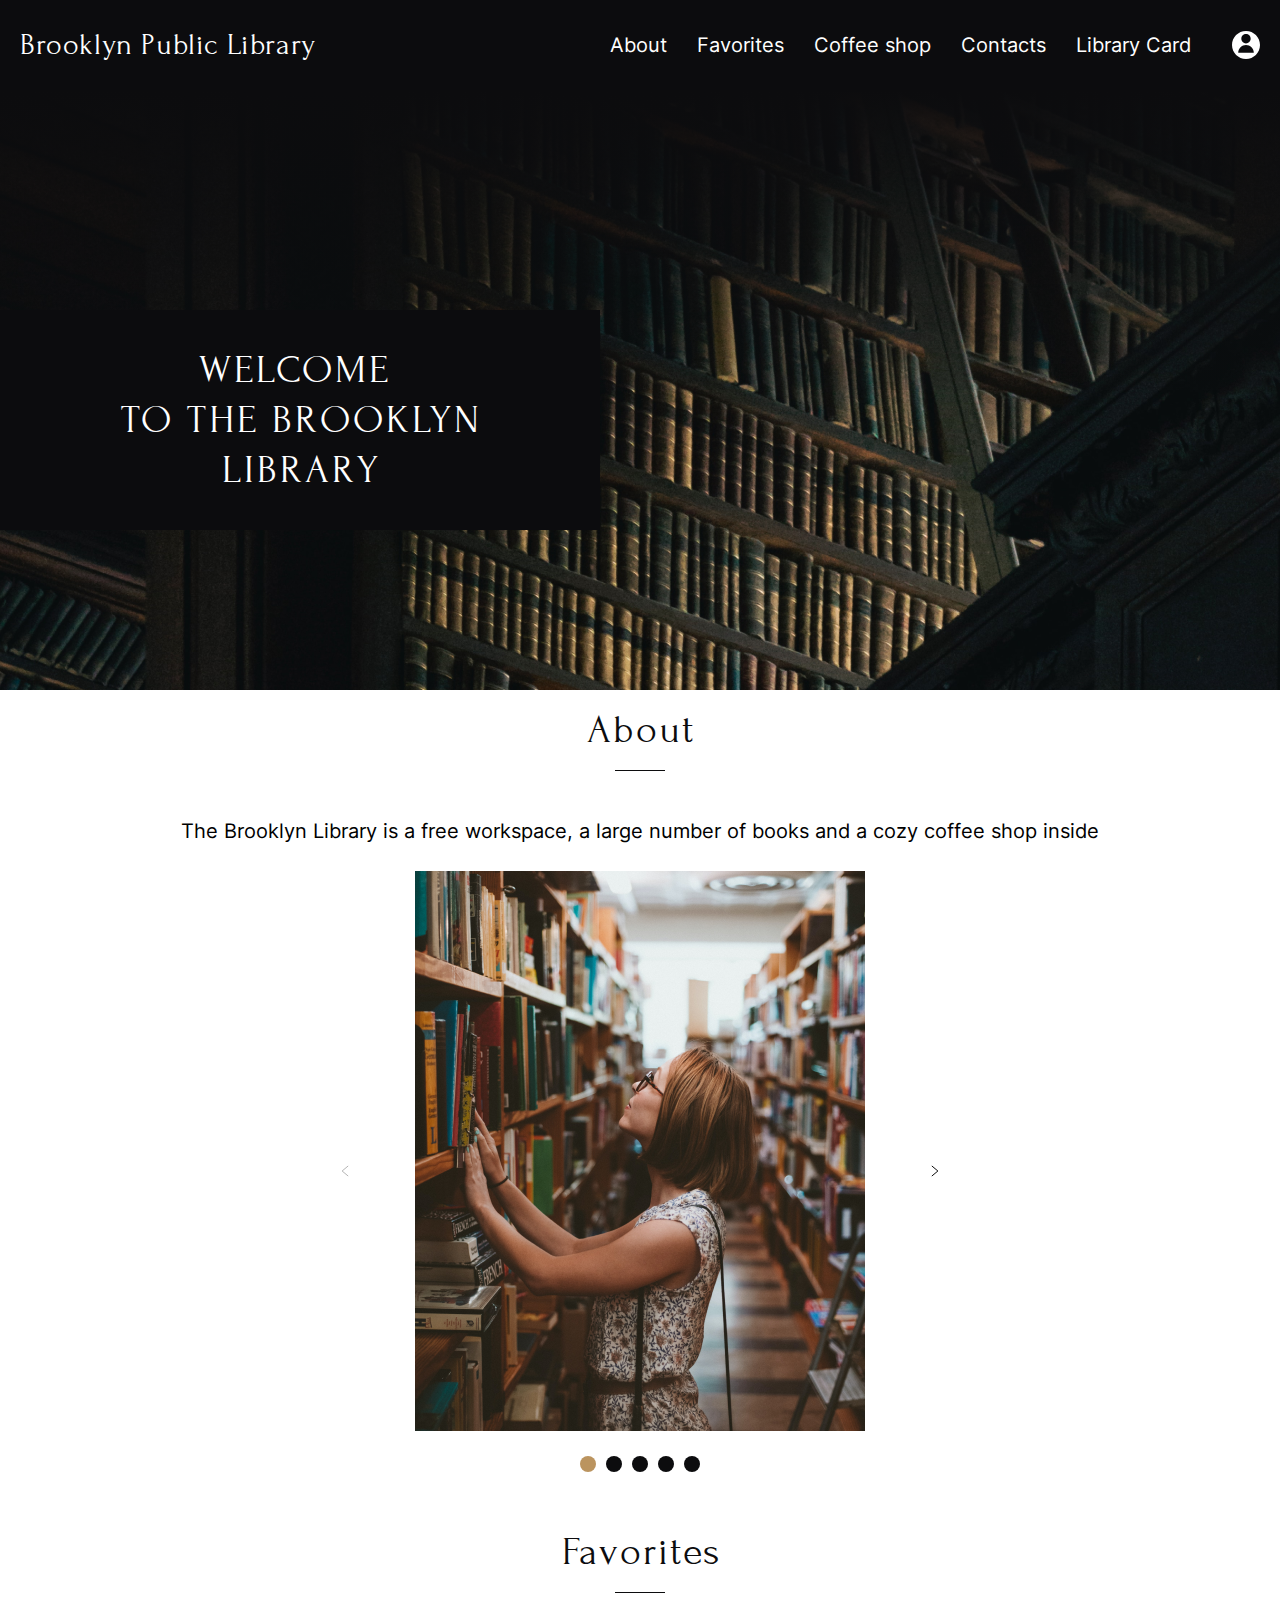
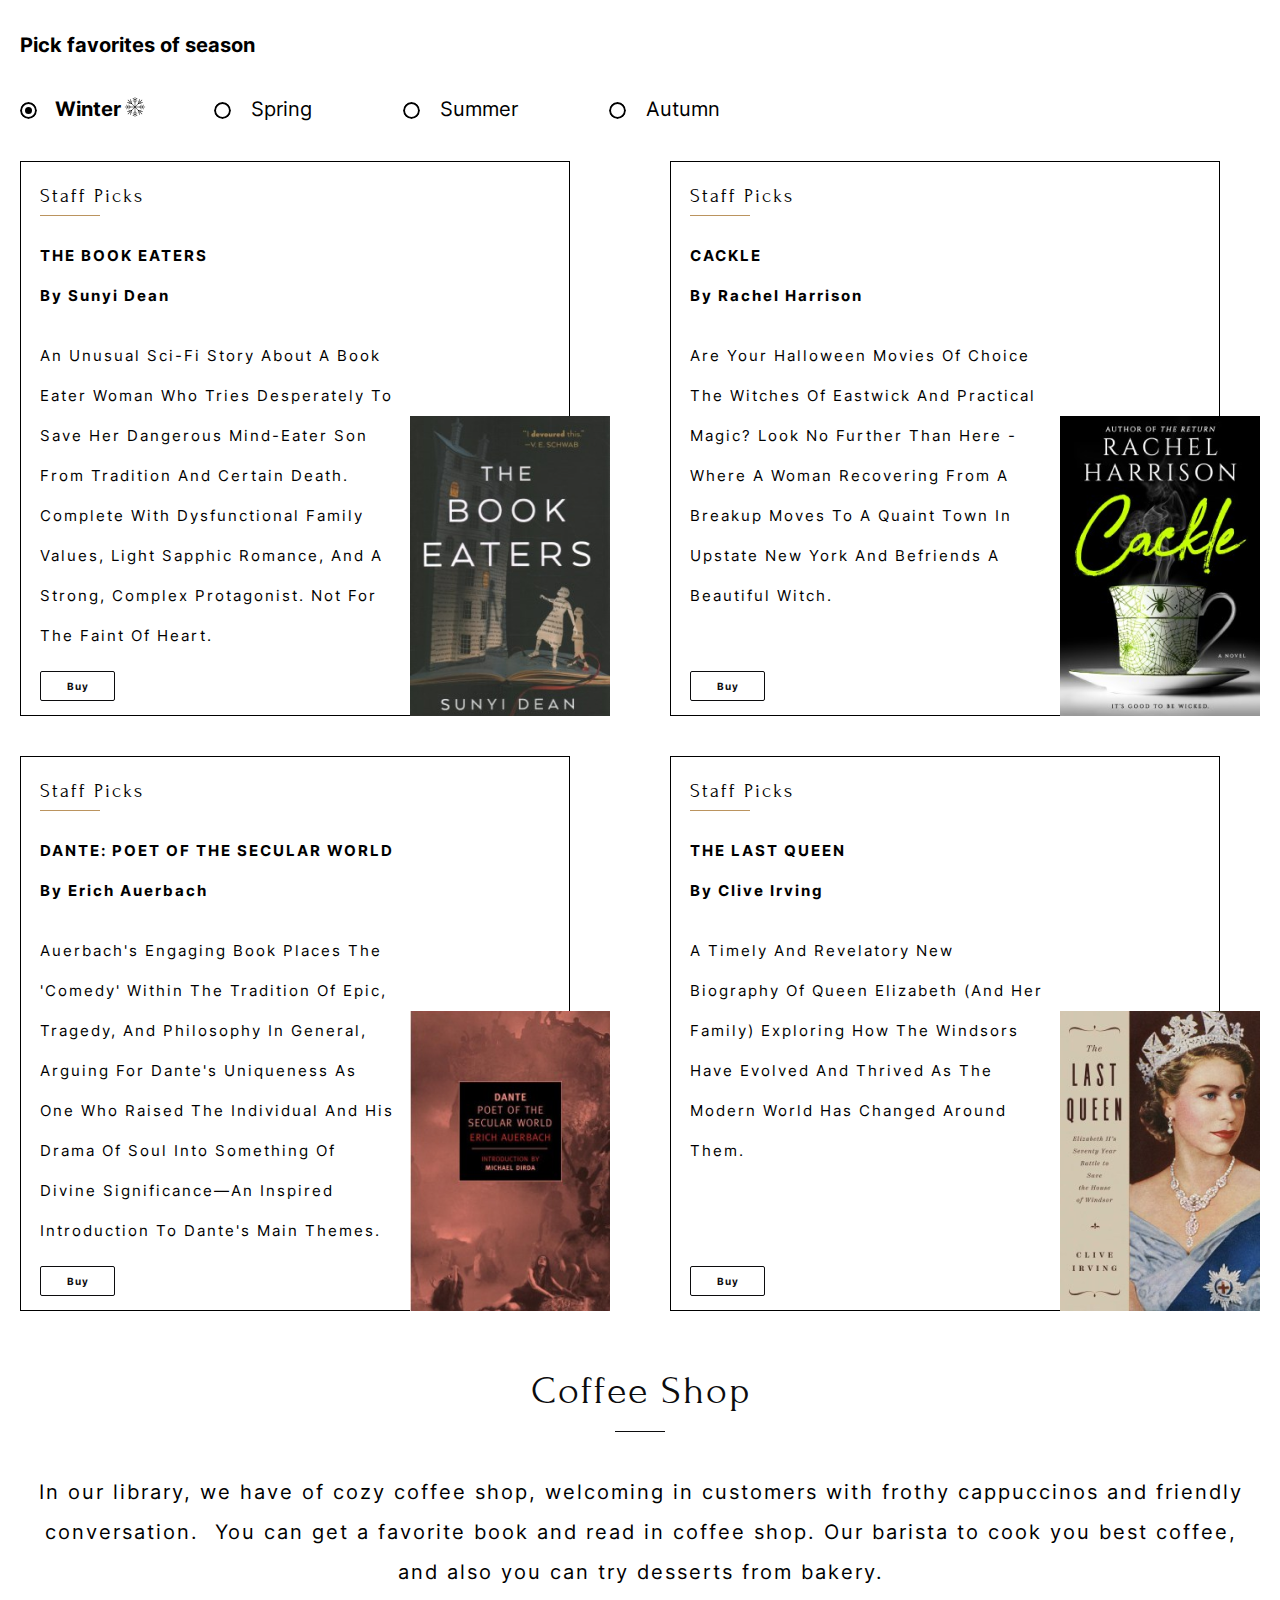
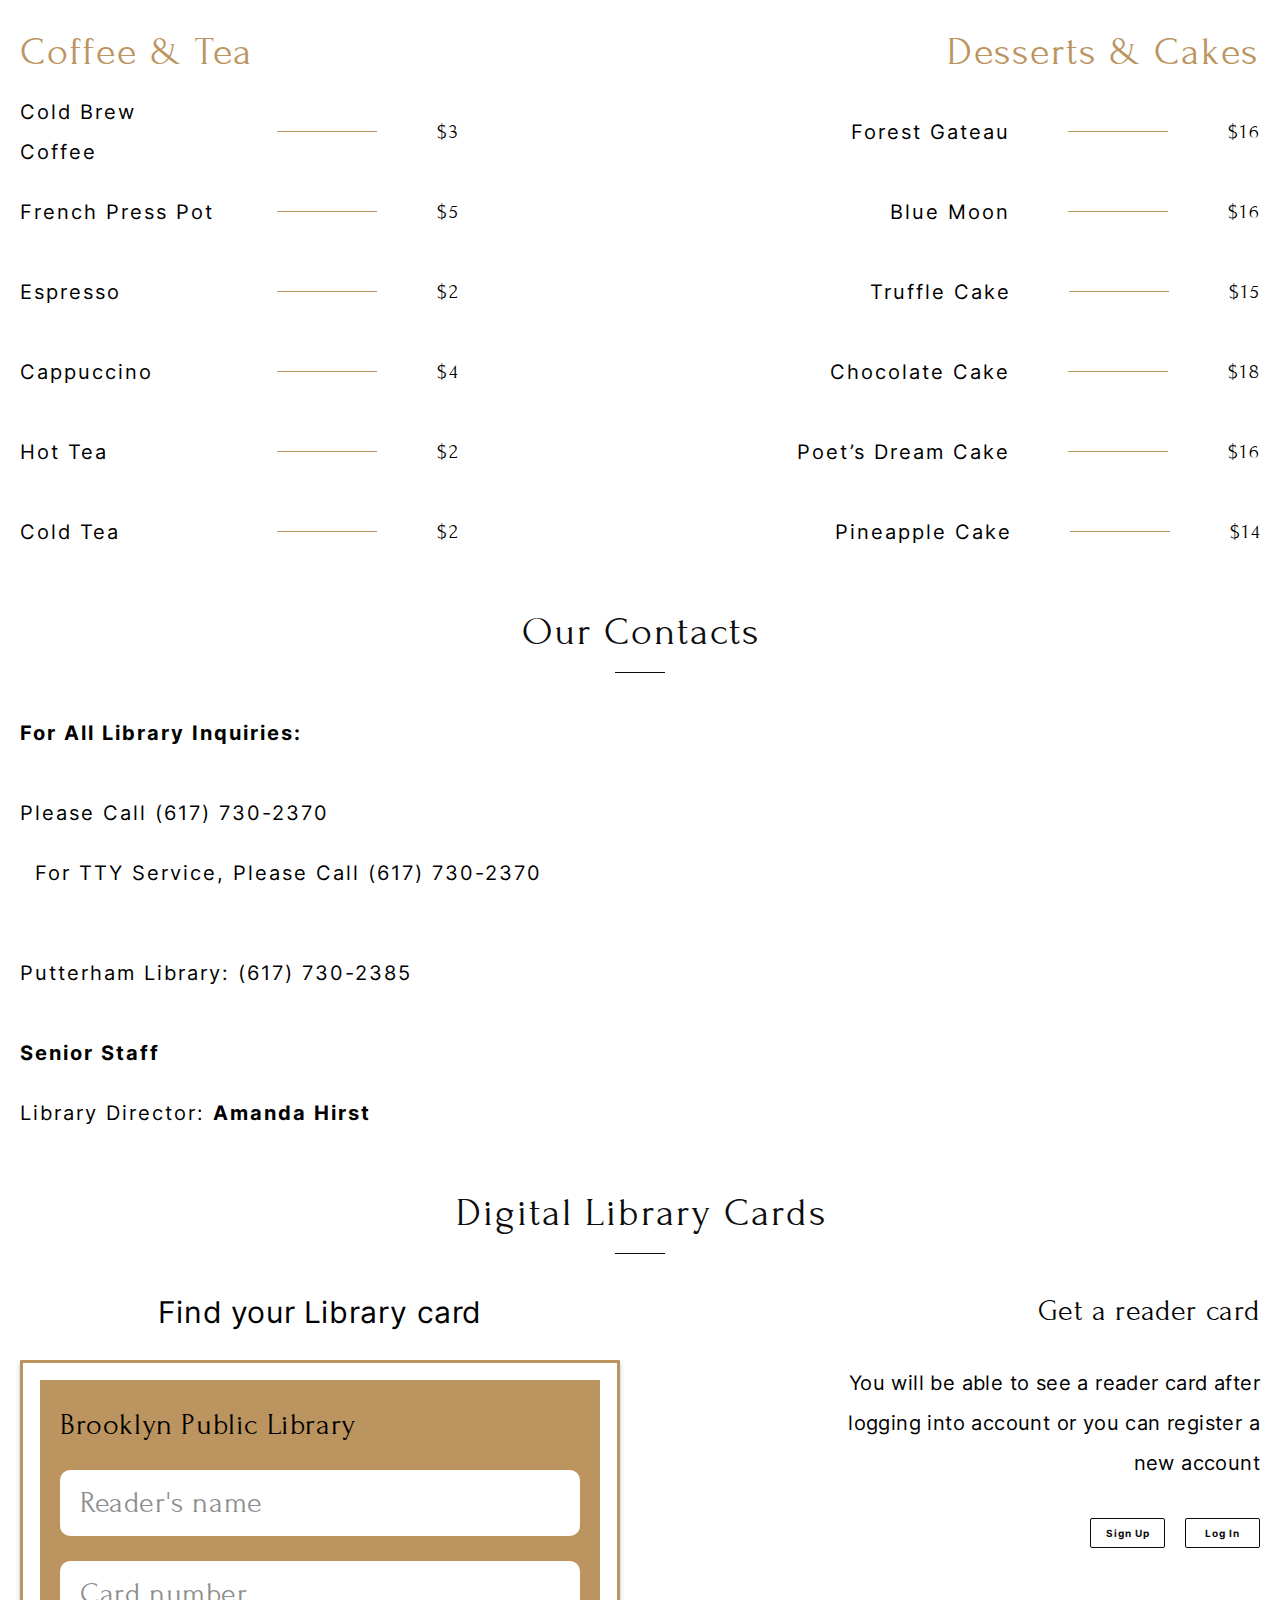
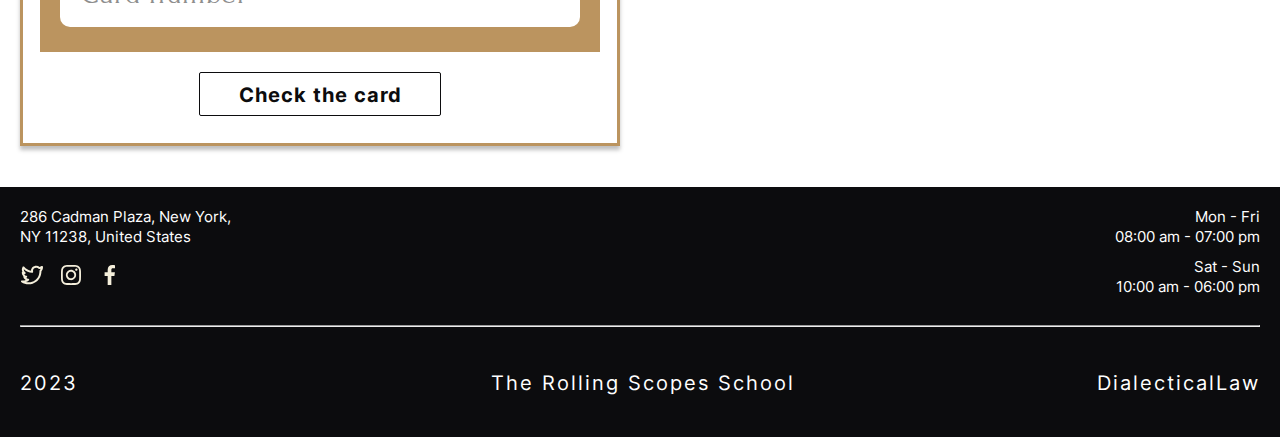
<file: library/index.html>
<!DOCTYPE html>
<html lang="en">
<head>
    <meta charset="UTF-8">
    <meta name="viewport" content="width=device-width, initial-scale=1.0">
    <title>Brooklyn Public Library</title>
    <link rel="stylesheet" href="style.css">
    <link rel="icon" href="assets/favicon.ico">

</head>
<body>
    <div class="container">
        <div class="drop-menu-wrapper">
            <div class="drop-menu-profile">
                <p class="drop-menu-title-text">Profile</p>
                <p class="drop-menu-text drop-menu-text1">Log In</p>
                <p class="drop-menu-text drop-menu-text2">Register</p>
            </div>
        </div>
        <div class="modal-my-profile-wrapper">
            <div class="modal-my-profile-menu">
                <div class="my-profile-name-block">
                    <div class="my-profile-initials"></div>
                    <p class="my-profile-name"></p>
                </div>
                <div class="my-profile-info-block">
                    <svg class="svg-close-profile-info" xmlns="http://www.w3.org/2000/svg" width="19" height="19" viewBox="0 0 19 19" fill="none">
                        <path d="M2 16.8507L17 2.00001" stroke="#0C0C0E" stroke-width="3"/>
                        <path d="M2 2.14928L17 17" stroke="#0C0C0E" stroke-width="3"/>
                      </svg>
                    <p class="my-profile-title">MY PROFILE</p>
                    <div class="my-profile-info">
                        <div class="visits-count-info-in-my-profile">
                            <p class="my-profile-info-text">Visits</p>
                            <img class="svg-profile-info" src="assets/img/Visits.svg" alt="visits">
                            <p class="card-info-text visits-count">0</p>
                        </div>
                        <div class="bonuses-count-info-in-my-profile">
                            <p class="my-profile-info-text">Bonuses</p>
                            <img class="svg-profile-info" src="assets/img/Star.svg" alt="bonus">
                            <p class="card-info-text">1240</p>
                        </div>
                        <div class="books-count-info-in-my-profile">
                            <p class="my-profile-info-text">Books</p>
                            <img class="svg-profile-info" src="assets/img/BookIcon.svg" alt="book">
                            <p class="card-info-text books-count">0</p>
                        </div>
                    </div>
                    <p class="rented-books-title">Rented books</p>
                    <ul class="rented-books">
                        
                    </ul>
                    <p class="card-number-text">Card number <span class="card-number-my-profile"></span><svg class="svg-copy-profile-info" xmlns="http://www.w3.org/2000/svg" width="14" height="12" viewBox="0 0 14 12" fill="none">
                        <rect x="2.46826" y="0.25" width="10.5917" height="9.5" rx="0.75" stroke="black" stroke-width="0.5"/>
                        <rect x="0.25" y="2.25" width="10.5917" height="9.5" rx="0.75" fill="white" stroke="black" stroke-width="0.5"/>
                    </svg></p> 
                    
                </div>
            </div>
        </div>
        <div class="modal-login-wrapper">
            <div class="modal-login-menu">
                <svg class="modal-login-svg" xmlns="http://www.w3.org/2000/svg" width="19" height="19" viewBox="0 0 19 19" fill="none">
                    <path d="M2 16.8507L17 2.00003" stroke="#0C0C0E" stroke-width="3"/>
                    <path d="M2 2.14926L17 17" stroke="#0C0C0E" stroke-width="3"/>
                  </svg>
                <p class="modal-title modal-title-login">LOGIN</p>
                <div class="wrapper-in-modal-login">
                    <p class="modal-text">E-mail or readers card</p>
                    <form>
                        <label>
                            <input type="text" class="modal-login-input email-or-card-login">
                        </label>
                    </form>
                    <p class="modal-text">Password</p>
                    <form>
                        <label>
                            <input type="password" class="modal-login-input password-login">
                        </label>
                    </form>
                </div>
                <form class="login-sign-up-form">
                    <button class="entrance-button log-in" type="button">Log In</button>
                </form>
                <p class="entrance-text">Don’t have an account?<span class="entrance-proposal register-proposal">Register</span></p>
            </div>
        </div>
        <div class="modal-register-wrapper">
            <div class="modal-register-menu">
                <svg class="modal-register-svg" xmlns="http://www.w3.org/2000/svg" width="19" height="19" viewBox="0 0 19 19" fill="none">
                    <path d="M2 16.8507L17 2.00003" stroke="#0C0C0E" stroke-width="3"/>
                    <path d="M2 2.14926L17 17" stroke="#0C0C0E" stroke-width="3"/>
                  </svg>
                <p class="modal-title">REGISTER</p>
                <div class="wrapper-in-modal-register">
                    <p class="modal-text">First name</p>
                    <form>
                        <label>
                            <input type="text" class="modal-register-input first-name-register">
                        </label>
                    </form>
                    <p class="modal-text">Last name</p>
                    <form>
                        <label>
                            <input type="text" class="modal-register-input last-name-register">
                        </label>
                    </form>
                    <p class="modal-text">E-mail</p>
                    <form>
                        <label>
                            <input type="email" class="modal-register-input email-register">
                        </label>
                    </form>
                    <p class="modal-text">Password</p>
                    <form>
                        <label>
                            <input type="password" class="modal-register-input password-register">
                        </label>
                    </form>
                </div>
                <form class="register-sign-up-form">
                    <button class="entrance-button sign-up" type="button">Sign Up</button>
                </form>
                <p class="entrance-text">Already have an account?<span class="entrance-proposal login-proposal">Login</span></p>
            </div>
        </div>
        <div class="modal-buy-card-wrapper">
            <div class="modal-buy-card-menu">
                <div class="buy-card-menu-title-block">
                    <p class="buy-card-menu-title">Buy a library card</p>
                    <svg class="svg-close-buy-card" xmlns="http://www.w3.org/2000/svg" width="19" height="19" viewBox="0 0 19 19" fill="none">
                        <path d="M2 16.8507L17 2" stroke="white" stroke-width="3"/>
                        <path d="M2 2.14929L17 17" stroke="white" stroke-width="3"/>
                    </svg>
                </div>
                <div class="wrapper-in-buy-card-menu">
                    <div class="buy-card-menu-inputs-block">
                        <p class="modal-text">Bank card number</p>
                        <form>
                            <label>
                                <input maxlength="19" type="text" class="buy-card-input buy-card-menu-input-number">
                            </label>
                        </form>
                        <p class="modal-text">Expiration code</p>
                        <form class="buy-card-menu-date">
                            <label>
                                <input type="text" maxlength="2" class="buy-card-input buy-card-menu-input-date-start">
                            </label>
                            <label>
                                <input type="text" maxlength="2" class="buy-card-input buy-card-menu-input-date-end">
                            </label>
                        </form>
                        <p class="modal-text">CVC</p>
                        <form>
                            <label>
                                <input type="password" maxlength="3" class="buy-card-input buy-card-menu-input-cvc">
                            </label>
                        </form>
                        <p class="modal-text buy-card-menu-name-text">Cardholder name</p>
                        <form>
                            <label>
                                <input type="text" class="buy-card-input buy-card-menu-input-name">
                            </label>
                        </form>
                        <p class="modal-text">Postal code</p>
                        <form>
                            <label>
                                <input type="text" class="buy-card-input buy-card-menu-input-postal">
                            </label>
                        </form>
                        <p class="modal-text">City / Town</p>
                        <form>
                            <label>
                                <input type="text" class="buy-card-input buy-card-menu-input-town">
                            </label>
                        </form>
                        <form class="buy-card-menu-form-button">
                            <button type="button" class="buy-card-menu-button" disabled>Buy</button>
                            <span class="buy-card-menu-price">$ 25.00</span>
                        </form>
                    </div>
                    <div class="buy-card-menu-note-block">
                        <p class="buy-card-menu-note">If you are live, work, attend school, or pay property taxes in New York State, you can get a $25 digital library card right now using this online form. Visitors to New York State can also use this form to apply for a temporary card.</p>
                    </div>
                </div>
            </div>
        </div>
        <header class="main-header">
            <h1>Brooklyn Public Library</h1>
            <nav class="nav">
                <ul class="nav-list">
                    <li class="nav-item"><a href="#About" class="nav-link">About</a></li>
                    <li class="nav-item"><a href="#Favorites" class="nav-link">Favorites</a></li>
                    <li class="nav-item"><a href="#CoffeeShop" class="nav-link">Coffee shop</a></li>
                    <li class="nav-item"><a href="#Contacts" class="nav-link">Contacts</a></li>
                    <li class="nav-item"><a href="#LibraryCard" class="nav-link">Library Card</a></li>
                </ul>
            </nav>
            <img class="icon-profile icon-profile-on" src="assets/img/icon_profile.svg" alt="icon_profile">
            <div class="icon-profile-authorize"></div>
            <div class="header_burger">
                <span></span>
                <span></span>
                <span></span>
            </div>
        </header>
        <main class="main-main">
            <section class="section-Welcome">
                <div class="overlay"></div>
                <div class="wrapper">
                <div class="Welcome">
                    <h2 class="WelcomeText">Welcome&nbsp;<br>to the Brooklyn<br>Library</h2>
                </div>
                </div>
            </section>
            <section class="section-About">
                <h2 id="About">About</h2>
                <p class="main-text aboutText">The Brooklyn Library is a free workspace, a large number of books and a cozy coffee shop inside </p>
                <div class="AboutCarousel">
                    <svg class="arrow1 DisabledArrow" width="24" height="25" viewBox="0 0 24 25" fill="none" xmlns="http://www.w3.org/2000/svg"><g id="Carret_Left"><path id="Vector" d="M15 7.5L9 12.5L15 17.5" stroke="black" stroke-linecap="round" stroke-linejoin="round"/></g></svg>
                    <div class="AboutImage">
                        <div class="Image1 AloneImage" style="right: 0;"></div>
                        <div class="Image2 AloneImage" style="right: 0;"></div>
                        <div class="Image3 AloneImage" style="right: 0;"></div>
                        <div class="Image4 AloneImage" style="right: 0;"></div>
                        <div class="Image5 AloneImage" style="right: 0;"></div>
                    </div>
                    <svg class="arrow2" width="24" height="25" viewBox="0 0 24 25" fill="none" xmlns="http://www.w3.org/2000/svg"><g id="Carret_Right"><path id="Vector" d="M9 17.5L15 12.5L9 7.5" stroke="black" stroke-linecap="round" stroke-linejoin="round"/></g></svg>
                </div>
                <form class="PaginationAbout">
                    <label class="lab1">
                        <input class="pagination pag1" checked type="radio" name="About">
                    </label>
                    <label class="lab2">
                        <input class="pagination pag2" type="radio" name="About">
                    </label>
                    <label class="lab3">
                        <input class="pagination pag3" type="radio" name="About">
                    </label>
                    <label class="lab4">
                        <input class="pagination pag4" type="radio" name="About">
                    </label>
                    <label class="lab5">
                        <input class="pagination pag5" type="radio" name="About">
                    </label>
                </form>
            </section>
            <section class="section-Favorites">
                <h2 id="Favorites">Favorites</h2>
                <p class="SpecificText">Pick favorites of season</p>
                <div class="WrapperForSeasons">
                <form class="FavoritesSeasons">
                    <div class="SeasonButton Win">
                    <input class="season" id="Winter" checked type="radio" name="Favorites">
                    <label for="Winter">Winter</label><img class="seasonIcon" src="assets/img/winterFav.svg" alt="winter">
                    </div>
                    <div class="SeasonButton Spr">
                    <input class="season" id="Spring" type="radio" name="Favorites">
                    <label for="Spring">Spring</label><img class="seasonIcon" src="assets/img/springFav.svg" alt="winter">
                    </div>
                    <div class="SeasonButton Sum">
                    <input class="season" id="Summer" type="radio" name="Favorites">
                    <label for="Summer">Summer</label><img class="seasonIcon" src="assets/img/summerFav.svg" alt="winter">
                    </div>
                    <div class="SeasonButton Aut">
                    <input class="season" id="Autumn" type="radio" name="Favorites">
                    <label for="Autumn">Autumn</label><img class="seasonIcon" src="assets/img/autumnFav.svg" alt="winter">
                    </div>
                </form>
                <div class="SeasonsBooks">
                    <div class="Books1"> <!--НАЧАЛО BOOKS1-->
                    <div class="BookGroup Winter" style="opacity: 1;">
                        <img class="BookImage" src="assets/img/Winter1.png" alt="Book">
                        <div class="BookDescription">
                            <p class="note">Staff Picks</p>
                            <p class="BookName">THE BOOK EATERS</p>
                            <p class="BookAuthor">By Sunyi Dean</p>
                            <p class="BookText H320">An unusual sci-fi story about a book eater woman who tries desperately to save her dangerous mind-eater son from tradition and certain death. Complete with dysfunctional family values, light Sapphic romance, and a strong, complex protagonist. Not for the faint of heart.</p>
                            <button class="book-1 BuyButton">Buy</button>
                        </div>
                    </div>
                    <div class="BookGroup Winter" style="opacity: 1;">
                        <img class="BookImage" src="assets/img/Winter2.png" alt="Book">
                        <div class="BookDescription">
                            <p class="note">Staff Picks</p>
                            <p class="BookName">CACKLE</p>
                            <p class="BookAuthor">By Rachel Harrison</p>
                            <p class="BookText H280">Are your Halloween movies of choice The Witches of Eastwick and Practical Magic? Look no further than here - where a woman recovering from a breakup moves to a quaint town in upstate New York and befriends a beautiful witch.</p>
                            <button class="book-2 BuyButton">Buy</button>
                        </div>
                    </div>
                    <div class="BookGroup Spring" style="display: none; opacity: 0;">
                        <img class="BookImage" src="assets/img/Spring1.png" alt="Book">
                        <div class="BookDescription">
                            <p class="note">Staff Picks</p>
                            <p class="BookName">THE BODY</p>
                            <p class="BookAuthor">By Stephen King</p>
                            <p class="BookText H160">Powerful novel that takes you back to a nostalgic time, exploring both the beauty and danger and loss of innocence that is youth.</p>
                            <button class="book-3 BuyButton">Buy</button>
                        </div>
                    </div>
                    <div class="BookGroup Spring" style="display: none; opacity: 0;">
                        <img class="BookImage" src="assets/img/Spring2.png" alt="Book">
                        <div class="BookDescription">
                            <p class="note">Staff Picks</p>
                            <p class="BookName">Carry: A MEMOIR OF SURVIVAL ON STOLEN LAND</p>
                            <p class="BookAuthor">By Toni Jenson</p>
                            <p class="BookText H200">This memoir about the author's relationship with gun violence feels both expansive and intimate, resulting in a lyrical indictment of the way things are.</p>
                            <button class="book-4 BuyButton">Buy</button>
                        </div>
                    </div>
                    <div class="BookGroup Summer" style="display: none; opacity: 0;">
                        <img class="BookImage" src="assets/img/Summer1.png" alt="Book">
                        <div class="BookDescription">
                            <p class="note">Staff Picks</p>
                            <p class="BookName">Crude: A Memoir</p>
                            <p class="BookAuthor">By Pablo Fajardo & ​​Sophie Tardy-Joubert</p>
                            <p class="BookText H240">Drawing and color by Damien Roudeau | This book illustrates the struggles of a group of indigenous Ecuadoreans as they try to sue the ChevronTexaco company for damage their oil fields did to the Amazon and her people</p>
                            <button class="book-5 BuyButton">Buy</button>
                        </div>
                    </div>
                    <div class="BookGroup Summer" style="display: none; opacity: 0;">
                        <img class="BookImage" src="assets/img/Summer2.png" alt="Book">
                        <div class="BookDescription">
                            <p class="note">Staff Picks</p>
                            <p class="BookName">Let My People Go Surfing</p>
                            <p class="BookAuthor">By Yvon Chouinard</p>
                            <p class="BookText H320">Chouinard—climber, businessman, environmentalist—shares tales of courage and persistence from his experience of founding and leading Patagonia, Inc. Full title: Let My People Go Surfing: The Education of a Reluctant Businessman, Including 10 More Years of Business Unusual.</p>
                            <button class="book-6 BuyButton">Buy</button>
                        </div>
                    </div>
                    <div class="BookGroup Autumn" style="display: none; opacity: 0;">
                        <img class="BookImage" src="assets/img/Autumn1.png" alt="Book">
                        <div class="BookDescription">
                            <p class="note">Staff Picks</p>
                            <p class="BookName">Casual Conversation</p>
                            <p class="BookAuthor">By Renia White</p>
                            <p class="BookText H280">White's impressive debut collection takes readers through and beyond the concepts of conversation and the casual - both what we say to each other and what we don't, examining the possibilities around how we construct and communicate identity.</p>
                            <button class="book-7 BuyButton">Buy</button>
                        </div>
                    </div>
                    <div class="BookGroup Autumn" style="display: none; opacity: 0;">
                        <img class="BookImage" src="assets/img/Autumn2.png" alt="Book">
                        <div class="BookDescription">
                            <p class="note">Staff Picks</p>
                            <p class="BookName">The Great Fire</p>
                            <p class="BookAuthor">By Lou Ureneck</p>
                            <p class="BookText H280">The harrowing story of an ordinary American and a principled Naval officer who, horrified by the burning of Smyrna, led an extraordinary rescue effort that saved a quarter of a million refugees from the Armenian Genocide</p>
                            <button class="book-8 BuyButton">Buy</button>
                        </div>
                    </div>
                    </div> <!--КОНЕЦ BOOKS1-->
                    <div class="Books2"> <!--НАЧАЛО BOOKS2-->
                        <div class="BookGroup Winter" style="opacity: 1;">
                            <img class="BookImage" src="assets/img/Winter3.png" alt="Book">
                            <div class="BookDescription">
                                <p class="note">Staff Picks</p>
                                <p class="BookName">Dante: Poet of the Secular World</p>
                                <p class="BookAuthor">By Erich Auerbach</p>
                                <p class="BookText H320">Auerbach's engaging book places the 'Comedy' within the tradition of epic, tragedy, and philosophy in general, arguing for Dante's uniqueness as one who raised the individual and his drama of soul into something of divine significance—an inspired introduction to Dante's main themes.</p>
                                <button class="book-9 BuyButton">Buy</button>
                            </div>
                        </div>
                        <div class="BookGroup Winter" style="opacity: 1;">
                            <img class="BookImage" src="assets/img/Winter4.png" alt="Book">
                            <div class="BookDescription">
                                <p class="note">Staff Picks</p>
                                <p class="BookName">The Last Queen</p>
                                <p class="BookAuthor">By Clive Irving</p>
                                <p class="BookText H240">A timely and revelatory new biography of Queen Elizabeth (and her family) exploring how the Windsors have evolved and thrived as the modern world has changed around them.</p>
                                <button class="book-10 BuyButton">Buy</button>
                            </div>
                        </div>
                        <div class="BookGroup Spring" style="display: none; opacity: 0;">
                            <img class="BookImage" src="assets/img/Spring3.png" alt="Book">
                            <div class="BookDescription">
                                <p class="note">Staff Picks</p>
                                <p class="BookName">Days of Distraction</p>
                                <p class="BookAuthor">By Alexandra Chang</p>
                                <p class="BookText H200">A sardonic view of Silicon Valley culture, a meditation on race, and a journal of displacement and belonging, all in one form-defying package of spare prose.</p>
                                <button class="book-11 BuyButton">Buy</button>
                            </div>
                        </div>
                        <div class="BookGroup Spring" style="display: none; opacity: 0;">
                            <img class="BookImage" src="assets/img/Spring4.png" alt="Book">
                            <div class="BookDescription">
                                <p class="note">Staff Picks</p>
                                <p class="BookName">Dominicana</p>
                                <p class="BookAuthor">By Angie Cruz</p>
                                <p class="BookText H280">A fascinating story of a teenage girl who marries a man twice her age with the promise to bring her to America. Her marriage is an opportunity for her family to eventually immigrate. For fans of Isabel Allende and Julia Alvarez.</p>
                                <button class="book-12 BuyButton">Buy</button>
                            </div>
                        </div>
                        <div class="BookGroup Summer" style="display: none; opacity: 0;">
                            <img class="BookImage" src="assets/img/Summer3.png" alt="Book">
                            <div class="BookDescription">
                                <p class="note">Staff Picks</p>
                                <p class="BookName">The Octopus Museum: Poems</p>
                                <p class="BookAuthor">By Brenda Shaughnessy</p>
                                <p class="BookText H200">This collection of bold and scathingly beautiful feminist poems imagines what comes after our current age of environmental destruction, racism, sexism, and divisive politics.</p>
                                <button class="book-13 BuyButton">Buy</button>
                            </div>
                        </div>
                        <div class="BookGroup Summer" style="display: none; opacity: 0;">
                            <img class="BookImage" src="assets/img/Summer4.png" alt="Book">
                            <div class="BookDescription">
                                <p class="note">Staff Picks</p>
                                <p class="BookName">Shark Dialogues: A Novel</p>
                                <p class="BookAuthor">By Kiana Davenport</p>
                                <p class="BookText H320">An epic saga of seven generations of one family encompasses the tumultuous history of Hawaii as a Hawaiian woman gathers her four granddaughters together in an erotic tale of villains and dreamers, queens and revolutionaries, lepers and healers.</p>
                                <button class="book-14 BuyButton">Buy</button>
                            </div>
                        </div>
                        <div class="BookGroup Autumn" style="display: none; opacity: 0;">
                            <img class="BookImage" src="assets/img/Autumn3.png" alt="Book">
                            <div class="BookDescription">
                                <p class="note">Staff Picks</p>
                                <p class="BookName">Rickey: The Life and Legend</p>
                                <p class="BookAuthor">By Howard Bryant</p>
                                <p class="BookText H280">With the fall rolling around, one can't help but think of baseball's postseason coming up! And what better way to prepare for it than reading the biography of one of the game's all-time greatest performers, the Man of Steal, Rickey Henderson?</p>
                                <button class="book-15 BuyButton">Buy</button>
                            </div>
                        </div>
                        <div class="BookGroup Autumn" style="display: none; opacity: 0;">
                            <img class="BookImage" src="assets/img/Autumn4.png" alt="Book">
                            <div class="BookDescription">
                                <p class="note">Staff Picks</p>
                                <p class="BookName">Slug: And Other Stories</p>
                                <p class="BookAuthor">By Megan Milks</p>
                                <p class="BookText H240">Exes Tegan and Sara find themselves chained together by hairballs of codependency. A father and child experience the shared trauma of giving birth to gods from their wounds.</p>
                                <button class="book-16 BuyButton">Buy</button>
                            </div>
                        </div>
                    </div> <!--КОНЕЦ BOOKS2-->
                </div>
            </div>
            </section>
            <section class="section-CoffeeShop">
                <h2 id="CoffeeShop">Coffee Shop</h2>
                <p class="main-text2 coffeeShopMainText2">In our library, we have of cozy coffee shop, welcoming in customers with frothy cappuccinos and friendly conversation.&nbsp; You can get a favorite book and read in coffee shop. Our barista to cook you best coffee, and also you can try desserts from bakery.</p>
                <div class="menu">
                    <div class="drinks">
                        <p class="MenuTitle">Coffee & Tea</p>
                        <div class="MenuItem">
                            <p class="MenuText">Cold Brew Coffee</p>
                            <div class="MenuLine"></div>
                            <p class="MenuPrice">$3</p>
                        </div>
                        <div class="MenuItem">
                            <p class="MenuText">French Press Pot</p>
                            <div class="MenuLine"></div>
                            <p class="MenuPrice">$5</p>
                        </div>
                        <div class="MenuItem">
                            <p class="MenuText">Espresso</p>
                            <div class="MenuLine"></div>
                            <p class="MenuPrice">$2</p>
                        </div>
                        <div class="MenuItem">
                            <p class="MenuText">Cappuccino</p>
                            <div class="MenuLine"></div>
                            <p class="MenuPrice">$4</p>
                        </div>
                        <div class="MenuItem">
                            <p class="MenuText">Hot Tea</p>
                            <div class="MenuLine"></div>
                            <p class="MenuPrice">$2</p>
                        </div>
                        <div class="MenuItem">
                            <p class="MenuText">Cold Tea</p>
                            <div class="MenuLine"></div>
                            <p class="MenuPrice">$2</p>
                        </div>
                    </div>
                    <div class="desserts">
                        <p class="MenuTitle MenuTitleRight">Desserts & Cakes</p>
                        <div class="MenuItem">
                            <p class="MenuText MenuTextRight">Forest Gateau</p>
                            <div class="MenuLine"></div>
                            <p class="MenuPrice">$16</p>
                        </div>
                        <div class="MenuItem">
                            <p class="MenuText MenuTextRight">Blue Moon</p>
                            <div class="MenuLine"></div>
                            <p class="MenuPrice">$16</p>
                        </div>
                        <div class="MenuItem">
                            <p class="MenuText MenuTextRight">Truffle Cake</p>
                            <div class="MenuLine"></div>
                            <p class="MenuPrice">$15</p>
                        </div>
                        <div class="MenuItem">
                            <p class="MenuText MenuTextRight">Chocolate Cake</p>
                            <div class="MenuLine"></div>
                            <p class="MenuPrice">$18</p>
                        </div>
                        <div class="MenuItem">
                            <p class="MenuText MenuTextRight">Poet’s Dream Cake</p>
                            <div class="MenuLine"></div>
                            <p class="MenuPrice">$16</p>
                        </div>
                        <div class="MenuItem">
                            <p class="MenuText MenuTextRight">Pineapple Cake</p>
                            <div class="MenuLine"></div>
                            <p class="MenuPrice">$14</p>
                        </div>
                    </div>
                </div>
            </section>
            <section class="section-Contacts">
                <h2 id="Contacts">Our Contacts</h2>
                <div class="ContactsInfo">
                    <div class="ContactsText">
                        <p class="main-textBold BoldCon">For all Library inquiries:</p>
                        <div class="PhoneInfo">
                            <p class="main-textCon">Please call <a class="ContactsLink" href="tel:+6177302370">(617) 730-2370 <img class="ConImg" src="assets/img/phone.svg" alt="phone"></a></p>
                            <p class="main-textCon">For TTY service, please call <a class="ContactsLink" href="tel:+6177302370">(617) 730-2370 <img class="ConImg" src="assets/img/phone.svg" alt="phone"></a></p>
                            <p class="main-textCon">Putterham Library: <a class="ContactsLink" href="tel:+6177302385">(617) 730-2385 <img class="ConImg" src="assets/img/phone.svg" alt="phone"></a></p>
                        </div>
                        <div class="senior-staff">
                            <p class="main-textBold BoldCon">Senior Staff</p>
                            <p class="main-textCon">Library Director: <a class="ContactsLink main-textBold" href="mailto:AmandaHirst@gmail.com">Amanda Hirst <img class="ConImg" src="assets/img/email.svg" alt="mail"></a></p>
                        </div>
                    </div>
                    <div class="ContactsMap"><iframe src="https://www.google.com/maps/embed?pb=!1m14!1m8!1m3!1d378.1263553446122!2d-73.99134159243354!3d40.69575884839381!3m2!1i1024!2i768!4f13.1!3m3!1m2!1s0x89c25a49b6395abd%3A0x5b6c5e44eb578313!2sBrooklyn%20Public%20Library%20-%20Brooklyn%20Heights%20Branch!5e0!3m2!1sru!2sru!4v1690447780161!5m2!1sru!2sru" width="696" height="414" style="border:0;" allowfullscreen="" loading="lazy" referrerpolicy="no-referrer-when-downgrade"></iframe></div>
                </div>
            </section>
            <section class="section-LibraryCard">
                <h2 id="LibraryCard">Digital Library Cards</h2>
                <div class="CardBlocks">
                <div class="FindCard">
                    <p class="FindCardTitle">Find your Library card</p>
                    <div class="FindBorder">
                        <div class="gold-area">
                            <p class="gold-areaTitle">Brooklyn Public Library</p>
                            <form class="CardFindForms">
                                <label>
                                    <input class="FindForm card-name-input" type="text" placeholder="Reader's name">
                                </label>
                                <label>
                                    <input class="FindForm card-number-input" type="text" placeholder="Card number">
                                </label>
                            </form>
                        </div>
                        <form class="FindCardButton-form FindCardButton-form-on FindCardButton-form-visible">
                            <button class="FindCardButton" type="button">Check the card</button>
                        </form>
                        <div class="card-profile-info">
                            <div class="visits-count-info">
                                <p class="card-info-text">Visits</p>
                                <img class="svg-profile-info" src="assets/img/Visits.svg" alt="visits">
                                <p class="card-info-text visits-count-card">0</p>
                            </div>
                            <div class="bonuses-count-info">
                                <p class="card-info-text">Bonuses</p>
                                <img class="svg-profile-info" src="assets/img/Star.svg" alt="bonus">
                                <p class="card-info-text">1240</p>
                            </div>
                            <div class="books-count-info">
                                <p class="card-info-text">Books</p>
                                <img class="svg-profile-info" src="assets/img/BookIcon.svg" alt="book">
                                <p class="card-info-text books-count-card">0</p>
                            </div>
                        </div>
                    </div>
                </div>
                <div class="GetCard">
                    <p class="GetTitle">Get a reader card</p>
                    <p class="main-text2 TextRight">You will be able to see a reader card after logging into account or you can register a new account</p>
                    <form class="GetButtons">
                        <button class="entrance-button library-reg-button" type="button">Sign Up</button>
                        <button class="entrance-button library-log-button" type="button">Log In</button>
                    </form>
                </div>
                </div>
            </section>
        </main>
        <footer class="main-footer">
            <div class="LibraryInfo">
                <div class="LibraryInfo1">
                    <div class="FooterAddress"><a class="FooterText AddressLink" href="https://goo.gl/maps/vMBVB7jYXpCtW7zA9" target="_blank">286 Cadman Plaza, New York, NY 11238, United States</a></div>
                    <div class="schedule FooterText">Mon - Fri<br>08:00 am - 07:00 pm</div>
                </div>
                <div class="LibraryInfo2">
                    <ul class="social-list">
                        <li class="social-item"><a class="social-link" href="https://twitter.com/elonmusk" target="_blank"><img src="assets/img/u_twitter-alt.svg" alt="twitter"></a></li>
                        <li class="social-item"><a class="social-link" href="https://www.instagram.com/misha_des/?hl=ru" target="_blank"><img src="assets/img/u_instagram.svg" alt="instagram"></a></li>
                        <li class="social-item"><a class="social-link" href="https://www.facebook.com/profile.php?id=100092026832914" target="_blank"><img src="assets/img/u_facebook-f.svg" alt="facebook"></a></li>
                    </ul>
                    <div class="schedule FooterText">Sat - Sun<br>10:00 am - 06:00 pm</div>
                </div>
            </div>
            <hr class="FooterLine">
            <div class="FooterEnd">
                <p class="FooterEndText">2023</p>
                <a class="FooterEndText rs-school" href="https://rs.school/js-stage0/" target="_blank" >The Rolling Scopes School</a>
                <a class="FooterEndText GitHubName" href="https://github.com/DialecticalLaw" target="_blank">DialecticalLaw</a>
            </div>
        </footer>
    </div>
    <script src="index.js"></script>
</body>
</html>
</file>
<file: library/style.css>
@font-face {
    font-family: Forum;
    src: url(assets/fonts/Forum-Regular.ttf)
}

@font-face {
    font-family: Inter;
    src: url(assets/fonts/Inter-VariableFont_slnt\,wght.ttf);
}

html {
    scroll-behavior: smooth;
    max-width: 100vw;
}

* {
    box-sizing: border-box;
}

body {    
    margin: 0;
    padding: 0;
    max-width: 100%;
}

.lock {
    overflow-y: hidden;
}

.container {
    display: flex;
    flex-direction: column;
    justify-content: space-between;
    width: 100%;
    min-height: 100vh;
    margin: 0 auto;
    padding: 0;
    background-color: #0C0C0E;
}

.main-header {
    display: flex;
    justify-content: flex-end;
    align-items: center;
    position: relative;
    overflow-x: hidden;
    width: 100%;
    max-width: 1440px;
    margin: 0 auto;
    height: 90px;
    background-color: #0C0C0E;
    z-index: 2;
}

h1 {
    position: absolute;
    left: 0;
    color: #fff;
    margin: 20px;
    font-family: Forum;
    Font-size: 30px;
    font-weight: 400;
    line-height: 50px;
    letter-spacing: 0.6px;
}

.header_burger {
    display: none;
}

.header_menu {
    display: flex;
    align-items: center;
}

.nav {
    margin-right: 26px;
}

.nav-list {
    display: flex;
    justify-content: space-between;
    list-style: none;
    padding-left: 0;
}

.nav-item a {
    text-decoration: none;
    font-family: Inter;
    color: #fff;
    font-size: 20px;
    font-weight: 400;
    line-height: 50px;    
    margin: 0 15px;
    padding-bottom: 8px;
    position: relative;
    transition: 0.4s color;
}

.nav-item a::before {
    position: absolute;
    left: 0;
    bottom: 0;
    content: '';
    width: 100%;
    height: 2px;
    background-color: #fff;
    transform: scaleX(0);
    transition: 0.5s ease;
}

.nav-item a:hover {
    color: #BB945F;
}

.nav-item a:hover:before {
    background-color: #BB945F;
    transform: scaleX(1.2);
}

.drop-menu-wrapper {
    width: 100%;
    max-width: 1440px;
    margin: 0 auto;
    position: relative;
    bottom: 25px;
    z-index: 2;
}

.drop-menu-profile {
    display: flex;
    flex-direction: column;
    align-items: center;
    justify-content: center;
    position: absolute;
    bottom: 0;
    right: 0;
    width: 80px;
    height: 115px;
    background-color: #fff;
    transition: 0.3s ease-out;
    transform: translateY(0);
}

.active-drop-menu {
    transform: translateY(200%);
}

.drop-menu-title-text {
    color: #000;
    font-family: Inter;
    font-size: 15px;
    font-style: normal;
    font-weight: 700;
    line-height: 20px;
    text-align: center;
    margin-top: 30px;
    margin-bottom: 0;
}

.drop-menu-title-text::after {
    width: 40px;
    height: 1px;
    display: block;
    content: '';
    background: #BB945F;
    margin: 5px auto 0 auto;
}

.drop-menu-text {
    color: #000;
    cursor: pointer;
    text-align: center;
    font-family: Inter;
    font-size: 15px;
    font-style: normal;
    font-weight: 400;
    line-height: 20px;
    margin-bottom: 43px;
    transition: 0.3s ease;
}

.drop-menu-text:hover {
    color: #BB945F;
}

.drop-menu-text2 {
    margin-top: -33px;
}

.modal-my-profile-wrapper {
    display:none;
    position: fixed;
    width: 100%;
    height: 100%;
    top: 0;
    left: 0;
    margin: 0 auto;
    z-index: 3;
}

.modal-my-profile-wrapper-on {
    display: flex;
    align-items: center;
    justify-content: center;
    transition: 0.5s ease;
}


.modal-my-profile-wrapper-blackout {
    background-color: rgba(0, 0, 0, 0.65);
}
.modal-my-profile-menu {
    display: flex;
    width: 600px;
    height: 400px;
    transform: translateY(-200%);
    opacity: 0;
    transition: 0.5s ease;
}

.modal-my-profile-menu-on {
    transform: translateY(0);
    opacity: 1;
}

.my-profile-name-block {
    display: flex;
    flex-direction: column;
    align-items: center;
    justify-content: center;
    width: 170px;
    background-color: #0C0C0E;
}

.my-profile-initials {
    display: flex;
    justify-content: center;
    align-items: center;
    width: 80px;
    height: 80px;
    margin-top: 24px;
    background-color: #fff;
    color: #BB945F;
    text-align: center;
    font-family: Inter;
    font-size: 20px;
    font-style: normal;
    font-weight: 400;
    line-height: 20px;
    text-transform: capitalize;
}

.my-profile-name {
    max-width: 120px;
    color: #000;
    padding: 5px 15px;
    margin-top: 15px;
    text-align: center;
    font-family: Inter;
    font-size: 20px;
    font-style: normal;
    font-weight: 400;
    line-height: 20px;
    background-color: #fff;
}

.my-profile-info-block {
    width: 430px;
    padding: 25px 25px 39px 20px;
    background-color: #fff;
}

.svg-close-profile-info {
    cursor: pointer;
    float: right;
    transition: 0.3s;
}

.svg-close-profile-info:hover {
    opacity: 0.6;
}

.my-profile-title {
    color: #000;
    margin-top: 15px;
    font-family: Forum;
    font-size: 40px;
    font-style: normal;
    font-weight: 400;
    line-height: 20px;
    letter-spacing: 0.8px;
    text-transform: uppercase;
}

.my-profile-info {
    display: flex;
    margin-top: -5px;
    gap: 20px;
    width: 238px;
}

.visits-count-info-in-my-profile, .bonuses-count-info-in-my-profile, .books-count-info-in-my-profile {
    display: flex;
    flex-direction: column;
    justify-content: center;
    align-items: center;
    height: 81px;
    gap: 10px;
}

.my-profile-info-text {
    color: #000;
    text-align: center;
    margin-bottom: 10px;
    font-family: Inter;
    font-size: 20px;
    font-style: normal;
    font-weight: 400;
    line-height: 20px;
    letter-spacing: 0.4px;
    text-transform: capitalize;
}

.rented-books-title {
    color: #0C0C0E;
    margin-bottom: 20px;
    font-family: Inter;
    font-size: 25px;
    font-style: normal;
    font-weight: 400;
    line-height: 20px;
}

.rented-books {
    width: 370px;
    height: 65px;
    margin-top: 0px;
    padding-left: 30px;
    overflow-y: auto;
}

.point-rented-book {
    color: #000;
    margin-top: 10px;
    font-family: Inter;
    font-size: 20px;
    font-style: normal;
    font-weight: 400;
    line-height: 20px;
    letter-spacing: 2px;
    text-transform: capitalize;
}

.card-number-text {
    color: #0C0C0E;
    margin-top: 35px;
    font-family: Inter;
    font-size: 20px;
    font-style: normal;
    font-weight: 400;
    line-height: 20px;
}

.card-number-my-profile {
    color: #BB945F;
    margin-left: 10px;
    text-align: center;
    font-family: Inter;
    font-size: 20px;
    font-style: normal;
    font-weight: 400;
    line-height: 20px;
}

.svg-copy-profile-info {
    width: 15px;
    height: 15px;
    cursor: pointer;
    margin-left: 15px;
    border-radius: 4px;
    transition: 0.3s;
}

.modal-register-wrapper, .modal-login-wrapper {
    display: none;
    position: fixed;
    width: 100%;
    height: 100%;
    top: 0;
    left: 0;
    margin: 0 auto;
    z-index: 3;
}

.modal-register-wrapper-on, .modal-login-wrapper-on {
    display: flex;
    align-items: center;
    transition: 0.5s ease;
}

.modal-register-wrapper-blackout, .modal-login-wrapper-blackout {
    background-color: rgba(0, 0, 0, 0.65);
}

.modal-register-menu {
    overflow: hidden;
    width: 250px;
    height: 382px;
    padding: 15px 15px 20px 25px;
    margin: 0 auto;
    background-color: #fff;
    transform: translateY(-200%);
    transition: 0.5s ease;
    opacity: 0;
}

.modal-login-menu {
    overflow: hidden;
    width: 250px;
    height: 262px;
    padding: 15px 15px 20px 25px;
    margin: 0 auto;
    background-color: #fff;
    transform: translateY(200%);
    transition: 0.5s ease;
    opacity: 0;
}

.modal-register-menu-on, .modal-login-menu-on {
    transition: 0.5s ease;
    transform: translateY(0);;
    opacity: 1;
}

.modal-register-svg, .modal-login-svg {
    width: 20px;
    height: 20px;
    margin-right: -2px;
    margin-top: -1px;
    float: right;
    cursor: pointer;
    transition: 0.3s;
}

.modal-register-svg:hover, .modal-login-svg:hover {
    opacity: 0.6;
}

.modal-title {
    color: #000;
    text-align: center;
    font-family: Forum;
    font-size: 20px;
    font-style: normal;
    font-weight: 400;
    line-height: 20px;
    letter-spacing: 0.4px;
    text-transform: uppercase;
    margin-top:  5px;
    margin-left: 6px;
}

.modal-title-login {
    margin-top: 5px;
}

.wrapper-in-modal-register {
    display: flex;
    flex-direction: column;
    justify-content: flex-start;
    width: 200px;
    height: 235px;
    gap: 10px;
}

.wrapper-in-modal-login {
    display: flex;
    flex-direction: column;
    justify-content: flex-start;
    margin-bottom: 5px;
    width: 200px; 
    gap: 10px;
}

.modal-text {
    color: #000;
    text-align: left;
    font-family: Inter;
    font-size: 15px;
    font-style: normal;
    font-weight: 400;
    line-height: 20px;
    letter-spacing: 0.3px;
    margin: 0;
}

.modal-register-input, .modal-login-input {
    width: 100%;
    height: 20px;
    border: 1px solid #BB945F;
}

.entrance-button {
    width: 75px;
    height: 30px;
    margin-top: 15px;
    cursor: pointer;
    border-radius: 2px;
    border: 1px solid #0C0C0E;
    background-color: #fff;
    color: #0C0C0E;
    text-align: center;
    font-family: Inter;
    font-size: 10px;
    font-style: normal;
    font-weight: 700;
    line-height: normal;
    letter-spacing: 1px;
    transition: 0.5s;
}

.entrance-button:hover {
    background-color: #BB945F;
    border: 1px solid #BB945F;
}

.entrance-text {
    color: #000;
    text-shadow: 0px 2px 3px rgba(255, 255, 255, 0.16);
    font-family: Inter;
    font-size: 10px;
    font-style: normal;
    font-weight: 400;
    line-height: normal;
}

.entrance-proposal {
    color: #0C0C0E;
    cursor: pointer;
    font-family: Inter;
    font-size: 10px;
    font-style: normal;
    font-weight: 700;
    line-height: normal;
    letter-spacing: 1px;
    text-decoration-line: underline;
    margin-left: 10px;
    transition: 0.5s;
}

.entrance-proposal:hover {
    color: #BB945F;
}

.modal-buy-card-wrapper {
    display: none;
    position: fixed;
    width: 100%;
    height: 100%;
    top: 0;
    left: 0;
    margin: 0 auto;
    z-index: 3;
}

.modal-buy-card-wrapper-on {
    display: flex;
    justify-content: center;
    align-items: center;
    transition: 0.5s ease;
}

.modal-buy-card-wrapper-blackout {
    background-color: rgba(0, 0, 0, 0.65);
}

.modal-buy-card-menu {
    display: flex;
    flex-direction: column;
    justify-content: flex-start;
    width: 640px;
    height: auto;
    transform: rotate(50deg) scale(0.1);
    opacity: 0;
    transition: 0.5s ease;
}

.modal-buy-card-menu-on {
    transform: scaleX(1);
    opacity: 1;
}

.buy-card-menu-title-block {
    display: flex;
    justify-content: flex-end;
    margin-top: 20px;
    gap: 103px;
    padding: 20px 17px 20px 0;
    background-color: #0C0C0E;
    height: 60px;
}

.buy-card-menu-title {
    color: #FFF;
    margin: 0;
    text-align: center;
    font-family: Forum;
    font-size: 40px;
    font-style: normal;
    font-weight: 400;
    line-height: 20px;
    letter-spacing: 0.8px;
    text-transform: uppercase;
}

.svg-close-buy-card {
    cursor: pointer;
    float: right;
    transition: 0.4s;
}

.svg-close-buy-card:hover {
    opacity: 0.6;
}

.wrapper-in-buy-card-menu {
    display: flex;
    background-color: #fff;
    padding: 30px 40px 40px 40px;
    gap: 40px;
}

.buy-card-menu-inputs-block {
    display: flex;
    flex-direction: column;
    gap: 10px;
    width: 200px;
}

.buy-card-menu-note {
    margin: 0;
    width: 330px;
    color: #8E8E8E;
    font-family: Inter;
    font-size: 15px;
    font-style: normal;
    font-weight: 400;
    line-height: 20px;
    letter-spacing: 2px;
}

.buy-card-menu-input-number, .buy-card-menu-input-name, .buy-card-menu-input-postal, .buy-card-menu-input-town {
    width: 200px;
    height: 20px;
    border: 1px solid #BB945F;
}

.buy-card-menu-date {
    display: flex;
    gap: 10px;
}

.buy-card-menu-input-date-start, .buy-card-menu-input-date-end, .buy-card-menu-input-cvc {
    width: 45px;
    height: 20px;
    border: 1px solid #BB945F;
}

.buy-card-menu-name-text {
    margin-top: 10px;
}

.buy-card-menu-form-button {
    margin-top: 10px;
    display: flex;
    align-items: flex-end;
}

.buy-card-menu-button {
    width: 75px;
    height: 30px;
    cursor: pointer;
    background-color: #fff;
    border-radius: 2px;
    border: 1px solid #0C0C0E;
    color: #0C0C0E;
    text-align: center;
    font-family: Inter;
    font-size: 10px;
    font-style: normal;
    font-weight: 700;
    line-height: normal;
    letter-spacing: 1px;
    opacity: 1;
    transition: 0.5s;
}

.buy-card-menu-button:hover {
    background-color: #BB945F;
    border: 1px solid #BB945F;
}

.buy-card-menu-button:disabled {
    filter: none;
    cursor: default;
    opacity: 0.4;
}

.buy-card-menu-button:disabled:hover {
    background-color: #fff;
    border: 1px solid #0C0C0E;
}

.buy-card-menu-price {
    margin-left: 25px;
    color: #0C0C0E;
    font-family: Inter;
    font-size: 20px;
    font-style: normal;
    font-weight: 700;
    line-height: 20px;
    letter-spacing: 2px;
    text-transform: uppercase;
}

.icon-profile {
    display: none;
    flex-shrink: 0;
    width: 28px;
    height: 28px;
    margin-right: 20px;
    cursor: pointer;
    transition: 0.5s;
    z-index: 2;
}

.icon-profile-on {
    display: inline;
}

.icon-profile:hover {
    transform: scale(1.2);
}

.icon-profile-authorize {
    display: none;
    flex-shrink: 0;
    width: 28px;
    height: 28px;
    border-radius: 28px;
    margin-right: 20px;
    cursor: pointer;
    transition: 0.5s;
    z-index: 2;
    background-color: #fff;
    color: #BB945F;
    font-family: Inter;
    font-size: 15px;
    font-style: normal;
    font-weight: 400;
    line-height: 20px;
}

.icon-profile-authorize-on {
    display: flex;
    align-items: center;
    justify-content: center;
}

.icon-profile-authorize:hover {
    transform: scale(1.2);
}

.main-main {
    display: flex;
    flex-direction: column;
    justify-content: space-between;
    width: 100%;
    margin: 0 auto 20px auto;
    background: #fff;
    z-index: 1;
}

.section-Welcome {
    height: 600px;
    width: 100%;
    background: url(assets/img/Welcome.png), lightgray 50% / cover no-repeat;
    background-repeat: no-repeat; 
    background-size: cover; 
    background-position: center;
    margin-bottom: auto;
    flex-shrink: 0;
}

.wrapper {
    width: 100%;
    max-width: 1440px;
    height: 600px;
    margin: 0 auto;
}

.overlay {
    width: 100%;
    height: 300px;
    background: linear-gradient(180deg, #0C0C0E 0%, #0C0C0E 0.01%, rgba(18, 18, 21, 0.10) 100%);
    margin-bottom: -80px;
    flex-shrink: 0;
}

.Welcome {
    width: 600px;
    height: 220px;
    padding: 35px 42px 35px 41.5px;
    background: #0C0C0E;
}

.WelcomeText {
    width: 520px;
    height: 150px;
    color: #fff;
    text-align: center;
    font-family: Forum;
    font-size: 40px;
    font-weight: 400;
    line-height: 50px;
    letter-spacing: 3px;
    text-transform: uppercase;
    margin: 0;
}

.section-About {
    display: flex;
    flex-direction: column;
    justify-content: space-between;
    width: 100%;
    max-width: 1440px;
    margin: 0 auto;
    padding-bottom: 40px;
    background: #fff;
}

h2 {
    color: #0C0C0E;
    font-family: Forum;
    font-size: 40px;
    font-weight: 400;
    line-height: 40px;
    letter-spacing: 2px;
    align-self: center;
    margin-top: 20px;
    margin-left: 2px;
}

h2::after {
    width: 50px;
    height: 1px;
    display: block;
    position: relative;
    top: 20px;
    right: 1px;
    margin: 0 auto;
    flex-shrink: 0;
    content: '';
    background: #0C0C0E;
}

.main-text {
    color: #000;
    text-align: center;
    font-family: Inter;
    font-size: 20px;
    font-weight: 400;
    line-height: 40px;
    margin-top: 27px;
}

.AboutCarousel {
    display: flex;
    flex-direction: column;
    align-items: center;
}

.AboutImage {
    max-width: 1400px;
    display: flex;
    justify-content: flex-start;
    overflow: hidden;
    gap: 25px;
}

.Image1 {
    width: 450px;
    height: 560px;
    flex-shrink: 0;
    background: url(assets/img/image\ 1.png), lightgray 50% / cover no-repeat;
}

.Image2 {
    width: 450px;
    height: 560px;
    flex-shrink: 0;
    background: url(assets/img/image\ 2.png), lightgray 50% / cover no-repeat;
}

.Image3 {
    width: 450px;
    height: 560px;
    flex-shrink: 0;
    background: url(assets/img/image\ 3.png), lightgray 50% / cover no-repeat;
}

.Image4 {
    width: 450px;
    height: 560px;
    flex-shrink: 0;
    background: url(assets/img/image\ 4.png), lightgray 50% / cover no-repeat;
}

.Image5 {
    width: 450px;
    height: 560px;
    flex-shrink: 0;
    background: url(assets/img/image\ 5.png), lightgray 50% / cover no-repeat;
}

.AloneImage {
    position: relative;
    transition: 0.8s ease;
}

.PaginationAbout {
    cursor: default;
    align-self: center;
    height: 16px;
    margin-top: 34px;
    flex-shrink: 0;
}

.arrow1, .arrow2 {
    display: none;
}

.pagination {
    width: 22px;
    height: 22px;
    cursor: pointer;
    margin-right: 0px;
    margin-left: 0px;
    appearance: none;
}

.pagination:checked {
    cursor: default;
}

.PaginationAbout :nth-child(4), .PaginationAbout :nth-child(5){
    display: none;
}

.pagination::after {
    width: 16px;
    height: 16px;
    border-radius: 16px;
    top: 3px;
    left: 3.3px;
    position: relative;
    background-color: #0C0C0E;
    content: '';
    display: inline-block;
    visibility: visible;
    transition: 0.3s;
}

.pagination:hover::after {
    box-shadow: 0 0 10px 1px black;
}

.pagination:checked:hover::after {
    box-shadow: none;
}

.pagination:checked:after {
    width: 16px;
    height: 16px;
    border-radius: 16px;
    top: 3px;
    left: 3.3px;
    cursor: default;
    position: relative;
    background-color: #BB945F;
    content: '';
    display: inline-block;
    visibility: visible;
}

.section-Favorites {
    display: flex;
    flex-direction: column;
    justify-content: space-between;
    width: 100%;
    max-width: 1440px;
    margin: 0 auto;
    padding: 6px 20px 40px 20px;
    background: #fff;
}

.SpecificText {
    color: #000;
    text-align: center;
    font-family: Inter;
    font-size: 20px;
    font-style: normal;
    font-weight: 700;
    line-height: normal;
    align-self: flex-start;
    margin-top: 27px;
}

/*SEASON_BUTTON \/'*/

.FavoritesSeasons {
    display: flex;
    justify-content: space-between;
    width: 700px;
    height: 24px;
    color: #000;
    font-family: Inter;
    font-size: 20px;
    font-style: normal;
    font-weight: 400;
    line-height: normal;
    margin-top: 19px;
}

.SeasonButton {
    display: flex;
    justify-content: space-between;
}

.Win {
    width: 104px;
}

.Spr {
    width: 99px;
}

.Sum {
    width: 116px;
}

.Aut {
    width: 111px;
}

.season {
    margin-left: -4px;
    margin-top: 2px;
    width: 25px;
    height: 25px;
    cursor: pointer;
    appearance: none;
}

.season:checked + label {
    font-weight: 700;
    margin-left: -2.5px;
    margin-right: -2.5px;
    margin-right: 0.5px;
    margin-top: 1px;
}

.season + label {
    margin-right: 0.5px;
    margin-top: 1px;
    padding-left: 21px;
    cursor: pointer;
    transition: 0.4s;
}

.season::after {
    width: 17px;
    height: 17px;
    display: inline-block;
    position: relative;
    background: url(assets/img/NoChecked.svg) 0 0 no-repeat;
    border-radius: 17px;
    top: 4px;
    left: 4px;
    position: relative;
    content: '';
    display: inline-block;
    visibility: visible;
    transition: 0.4s;
}

.season:checked::after {
    width: 17px;
    height: 17px;
    display: inline-block;
    position: relative;
    background: url(assets/img/Checked.svg) 0 0 no-repeat;
    border-radius: 17px;
    top: 4px;
    left: 4px;
    position: relative;
    content: '';
    display: inline-block;
    visibility: visible;
}

.seasonIcon {
    width: 22px;
    height: 22px;
    opacity: 0;
    margin-left: 3px;
    transition: 0.4s;
}

.season:checked + label + .seasonIcon {
    opacity: 1;
}

/*SEASON_BUTTON /\*/

/* BOOKS \/ */

.SeasonsBooks {
    height: 1150px;
    margin-top: 41px;
}

.Winter, .Spring, .Summer, .Autumn {
    transition: 0.3s ease;
}

.BookGroup {
    position: relative;
    width: 590px;
    height: 555px;
}

.BookImage {
    position: absolute;
    right: 0;
    bottom: 0;
}

.BookDescription {
    width: 550px;
    height: 555px;
    border: 1px solid #000;
    padding: 13px 19px;
}

.note {
    color: #000;
    font-family: Forum;
    font-size: 20px;
    font-weight: 400;
    line-height: 40px;
    letter-spacing: 2px;
    text-transform: capitalize;
    margin-top: 1px;
}

.note::after {
    width: 60px;
    height: 1px;
    display: block;
    position: relative;
    bottom: 1px;
    flex-shrink: 0;
    content: '';
    background: #BB945F;
}

.BookName {
    color: #000;
    font-family: Inter;
    font-size: 15px;
    font-weight: 700;
    line-height: 40px;
    letter-spacing: 2px;
    text-transform: uppercase;
    margin-top: -1px;
}

.BookAuthor {
    color: #000;
    font-family: Inter;
    font-size: 15px;
    font-weight: 700;
    line-height: 40px;
    letter-spacing: 2px;
    margin-top: -15px;
    margin-bottom: 20px;
    text-transform: capitalize;
}

.BookText {
    width: 356.5px;
    color: #000;
    font-family: Inter;
    font-size: 15px;
    font-weight: 400;
    line-height: 40px;
    letter-spacing: 2px;
    text-transform: capitalize;
    margin-bottom: 15px;
}

.H320 {
    height: 320px;
}

.H280 {
    height: 280px;
    margin-bottom: 55px;
}

.H240 {
    height: 240px;
    margin-bottom: 95px;
}

.H200 {
    height: 200px;
    margin-bottom: 135px;
}

.H160 {
    height: 160px;
    margin-bottom: 175px;
}

.BuyButton {
    width: 75px;
    height: 30px;
    flex-shrink: 0;
    border-radius: 2px;
    border: 1px solid #0C0C0E;
    color: #0C0C0E;
    background-color: #fff;
    text-align: center;
    font-family: Inter;
    font-size: 10px;
    font-weight: 700;
    line-height: normal;
    letter-spacing: 1px;
    cursor: pointer;
    transition: 0.5s;
}

.BuyButton:hover {
    background-color: #BB945F;
    border: 1px solid #BB945F;
}

.OwnButton {
    width: 75px;
    height: 30px;
    border-radius: 2px;
    border: 1px solid #BB945F;
    background-color: #fff;
    color: #BB945F;
    text-align: center;
    font-family: Inter;
    font-size: 10px;
    font-style: normal;
    font-weight: 700;
    line-height: normal;
    letter-spacing: 1px;
}

.Books1 {
    display: flex;
    justify-content: space-between;
    margin-bottom: 40px;
}

.Books2 {
    display: flex;
    justify-content: space-between;
}

/* BOOKS /\ */

.section-CoffeeShop {
    display: flex;
    flex-direction: column;
    align-items: center;    
    padding: 0px 20px 40px 20px;
    width: 100%;
    max-width: 1440px;
    margin: 0 auto;
    background: #fff;
}

.main-text2 {
    color: #000;
    font-family: Inter;
    font-size: 20px;
    font-style: normal;
    font-weight: 400;
    line-height: 40px;
    letter-spacing: 2px;
    text-align: center;
    margin-top: 26px;
    margin-left: 2px;
}

/* MENU \/ */

.menu {
    width: 100%;
    display: flex;
    justify-content: space-between;
    margin-top: 20px;
}

.drinks {
    display: flex;
    flex-direction: column;
    justify-content: flex-start;
    align-items: flex-start;
    row-gap: 40px;
}

.desserts {
    display: flex;
    flex-direction: column;
    justify-content: flex-start;
    align-items: flex-end;
    row-gap: 40px;
    margin-right: -1px;
}

.MenuTitle {
    height: 40px;
    color: #BB945F;
    font-family: Forum;
    font-size: 40px;
    font-style: normal;
    font-weight: 400;
    line-height: 40px;
    letter-spacing: 2px;
    text-transform: capitalize;
    margin: 0;
}

.MenuTitleRight {
    margin-right: 2px;
}

.MenuItem {
    height: 40px;
    display: flex;
    justify-content: center;
    align-items: center;
    column-gap: 60px;
}

.MenuText {
    width: 199px;
    color: #000;
    font-family: Inter;
    font-size: 20px;
    font-style: normal;
    font-weight: 400;
    line-height: 40px;
    letter-spacing: 2px;
    text-transform: capitalize;
}

.MenuTextRight {
    width: 214px;
    text-align: right;
}

.MenuLine {
    width: 100px;
    margin-left: -2px;
}

.MenuLine::after {
    width: 100px;
    height: 1px;
    display: block;
    content: '';
    background: #BB945F;
}

.MenuPrice {
    color: #000;
    font-family: Forum;
    font-size: 20px;
    font-style: normal;
    font-weight: 400;
    line-height: 40px;
    letter-spacing: 2px;
    text-transform: capitalize;
}

/* MENU /\ */

.section-Contacts {
    display: flex;
    flex-direction: column;
    align-items: center;
    width: 100%;
    max-width: 1440px;
    margin: 0 auto;
    padding: 0 20px 37px 19px;
    gap: 40px;
    background: #fff;
}

.ContactsInfo {
    display: flex;
    justify-content: space-between;
    align-items: flex-start;
    width: 100%;
    margin-top: -13px;
}

.main-textBold {
    color: #000;
    text-align: center;
    font-family: Inter;
    font-size: 20px;
    font-style: normal;
    font-weight: 700;
    line-height: 40px;
    letter-spacing: 2px;
    text-transform: capitalize;
}

.BoldCon {
    margin: 0;
}

.ContactsText {
    width: 537px;
    display: flex;
    flex-direction: column;
    align-items: flex-start;
    row-gap: 40px;
    margin-left: 1px;
}

.PhoneInfo {
    display: flex;
    flex-direction: column;
    align-items: flex-start;
    row-gap: 20px;
}

.main-textCon {
    color: #000;
    text-align: center;
    font-family: Inter;
    font-size: 20px;
    font-style: normal;
    font-weight: 400;
    line-height: 40px;
    letter-spacing: 2px;
    text-transform: capitalize;
    margin: 0;
}

.ContactsLink {
    color: #000;
    text-decoration: none;
    transition: 0.3s;
}

.ContactsLink:hover {
    color: #BB945F;
}

.ConImg {
    width: 24px;
    height: 24px;
    margin-bottom: -4px;
    opacity: 0;
    transition: 0.2s;
}

.ContactsLink:hover .ConImg {
    opacity: 1;
}

.senior-staff {
    display: flex;
    flex-direction: column;
    align-items: flex-start;
    row-gap: 20px;
}

.ContactsMap {
    width: 696px;
    height: 414px;
    transition: 0.4s;
}

.ContactsMap:hover {
    box-shadow: 0 0 10px 1px black;
}

.section-LibraryCard {
    display: flex;
    flex-direction: column;
    align-items: center;
    width: 100%;
    max-width: 1440px;
    padding: 20px;
    margin: -17px auto 20px auto;
    background: #fff;
}

.CardBlocks {
    display: flex;
    justify-content: space-between;
    width: 100%;
    margin-top: 27px;
}

/* Find Card \/ */

.FindCard {
    width: 600px;
    height: 453px;
    display: flex;
    flex-direction: column;
    align-items: center;
    row-gap: 30px;
}

.FindCardTitle {
    color: #000;
    font-family: Inter;
    font-size: 30px;
    font-style: normal;
    font-weight: 400;
    line-height: normal;
    letter-spacing: 0.6px;
    margin: 0;
}

.FindBorder {
    display: flex;
    flex-direction: column;
    align-items: center;
    width: 600px;
    height: 386px;
    border: 3px solid #BB945F;
    padding: 17px 20px 27px 20px;
    row-gap: 20px;
    box-shadow: 0px 4px 4px 0px rgba(0, 0, 0, 0.25);
}

.gold-area {
    display: flex;
    flex-direction: column;
    justify-content: center;
    width: 560px;
    height: 272px;
    background: #BB945F;
    padding: 19px 20px 23px 20px;
    row-gap: 20px;
}

.gold-areaTitle {
    color: #000;
    font-family: Forum;
    font-size: 30px;
    font-style: normal;
    font-weight: 400;
    line-height: 50px;
    letter-spacing: 0.6px;
    margin: 0;
}

.CardFindForms {
    display: flex;
    flex-direction: column;
    row-gap: 25px;
}

.FindCardButton {
    width: 242px;
    height: 44px;
    padding: 10px 38px;
    color: #0C0C0E;
    text-align: center;
    font-family: Inter;
    font-size: 20px;
    font-style: normal;
    font-weight: 700;
    line-height: normal;
    letter-spacing: 1px;
    cursor: pointer;
    border-radius: 2px;
    border: 1px solid #0C0C0E;
    background-color: #fff;
    transition: 0.5s;
}

.FindCardButton-form {
    display: none;
}

.FindCardButton-form-on {
    display: block;
    opacity: 0;
    transition: 0.5s ease;
}

.FindCardButton-form-visible {
    opacity: 1;
    transition: 0.5s ease;
}

.FindCardButton:hover {
    background-color: #BB945F;
    border: 1px solid #BB945F;
}

.card-profile-info {
    display: none;
    width: 169px;
    gap: 35px;
    margin-top: -2px;
}

.card-profile-info-on {
    display: flex;
    justify-content: center;
    align-items: center;
    transition: 0.5s ease;
    opacity: 0;
}

.card-profile-info-visible {
    opacity: 1;
    transition: 0.5s ease;
}

.visits-count-info, .bonuses-count-info, .books-count-info {
    display: flex;
    flex-direction: column;
    justify-content: center;
    align-items: center;
    height: 63px;
}

.svg-profile-info {
    width: 20px;
    height: 21px;
    margin-top: -10px;
    margin-bottom: -10px;
}

.card-info-text {
    color: #000;
    text-align: center;
    font-family: Inter;
    font-size: 10px;
    font-style: normal;
    font-weight: 400;
    line-height: 20px;
    letter-spacing: 0.2px;
    text-transform: capitalize;
}

.FindForm {
    width: 520px;
    height: 66px;
    border: 0px;
    border-radius: 10px;
    background-color: #fff;
    padding: 5px 0 6px 20px;
    color: #BB945F;
    font-family: Forum;
    font-size: 30px;
    font-style: normal;
    font-weight: 400;
    line-height: 50px;
    letter-spacing: 0.6px;
}

.FindForm::placeholder {
    width: 182px;
    height: 50px;
    color: #8E8E8E;
    font-family: Forum;
    font-size: 30px;
    font-style: normal;
    font-weight: 400;
    line-height: 50px;
    letter-spacing: 0.6px;
}

/* Find Card /\ */

.GetCard {
    width: 456px;
    height: 253px;
    display: flex;
    flex-direction: column;
    align-items: flex-end;
    justify-content: flex-start;
    row-gap: 35px;
    column-gap: 20px;
}

.GetTitle {
    color: #000;
    text-align: center;
    font-family: Forum;
    font-size: 30px;
    font-style: normal;
    font-weight: 400;
    line-height: normal;
    letter-spacing: 0.6px;
    margin: 0;
}

.TextRight {
    width: 456px;
    text-align: right;
    letter-spacing: 0.4px;
    margin: 0;
}

.GetButtons {
    display: flex;
    column-gap: 20px;
}

.library-reg-button, .library-log-button {
    margin-top: 0;
}

/* FOOTER \/ */

.main-footer {
    height: 250px;
    width: 100%;
    max-width: 1440px;
    margin: -20px auto 0px auto;
    background-color: #0C0C0E;
    padding: 20px;
}

.LibraryInfo {
    row-gap: 10px;
}

.LibraryInfo1 {
    width: 100%;
    display: flex;
    justify-content: space-between;
    align-items: center;
}

.FooterText {
    color: #FFF;
    font-family: Inter;
    font-size: 15px;
    font-style: normal;
    font-weight: 400;
    line-height: 20px;
}

.FooterAddress {
    width: 229px;
}

.AddressLink {
    text-decoration: none;
    transition: 0.4s;
}

.AddressLink:hover {
    color: #BB945F;
}

.schedule {
    width: 149px;
    text-align: right;
}

.LibraryInfo2 {
    width: 100%;
    display: flex;
    justify-content: space-between;
    align-items: center;
}

.social-list {
    width: 102px;
    display: flex;
    justify-content: space-between;
    list-style: none;
    padding-left: 0;
}

.social-item {
    transition: 0.4s;
}

.social-item:hover {
    transition: 0.4s;
    transform: scale(1.5);
}

.social-item:hover * {
    transition: 0.4s;
    filter: drop-shadow(0.5px 0.5px 8px gray);
}

.FooterLine {
    width: 100%;
    height: 1px;
    background-color: #fff;
    margin-top: 18px;
}

.FooterEnd {
    width: 100%;
    display: flex;
    justify-content: space-between;
    align-items: center;
    margin-bottom: 0;
    margin-top: 26px;
}

.FooterEndText {
    color: #FFF;
    text-align: center;
    font-family: Inter;
    font-size: 20px;
    font-style: normal;
    font-weight: 400;
    line-height: 20px;
    letter-spacing: 2px;
}

.rs-school {
    text-decoration: none;
    padding: 10px 0;
    margin-left: 110px;
    transition: 0.4s;
}

.rs-school:hover {
    color: #BB945F;
    transform: scale(1.1);
}

.GitHubName {
    text-decoration: none;
    line-height: 40px;
    position: relative;
    transition: 0.4s ease;
    overflow: hidden;
}

.GitHubName::before {
    position: absolute;
    width: 100%;
    height: 2px;
    content: '';
    bottom: 0;
    right: 0;
    background-color: #FFF;
    transform: translateX(100%);
    transition: 0.4s ease-out;
}

.GitHubName:hover {
    color: #BB945F;
    transform: scale(1.1);
}

.GitHubName:hover::before {
    background-color: #BB945F;
    transform: translateX(0);
}

/* FOOTER /\ */

@media only screen and (max-width: 1400px) {

    .AboutCarousel {
        display: flex;
        flex-direction: row;
        justify-content: center;
    }

    .AboutImage {
        justify-content: flex-start;
        align-items: center;
        margin-left: 0;
        width: 450px;
    }

    .PaginationAbout {
        margin-top: 19px
    }

    .PaginationAbout :nth-child(4), .PaginationAbout :nth-child(5){
        display: inline;
    }

    .arrow1, .arrow2 {
        display: inline;
        width: 24px;
        height: 24px;
        cursor: pointer;
        margin-top: 40px;
        transition: 0.4s;
        border-radius: 20px;
    }

    .arrow1 {
        margin-right: 58px;
    }

    .arrow1:hover, .arrow2:hover {
        background-color: #bb955f8a;
    }

    .arrow2 {
        margin-left: 58px;
    }

    .DisabledArrow {
        cursor: default;
        opacity: 0.3;
    }

    .DisabledArrow:hover {
        background-color: #fff;
    }
}

@media only screen and (max-width: 1240px) {
    .section-Welcome {
        background: url(assets/img/Welcome768.png), lightgray 50% / cover no-repeat;
        background-repeat: no-repeat; 
        background-size: cover; 
        background-position: center;
    }

    .section-Favorites {
        min-height: 2639px;
    }

    .WrapperForSeasons {
        height: 2424px;
        position: relative;
    }

    .FavoritesSeasons {
        position: sticky;
        align-items: center;
        padding: 0 35px;
        width: 100%;
        height: 60px;
        top: 0;
        background-color: rgba(255, 255, 255, 0.8);
        z-index: 2;
        border-bottom: 1px solid black;
    }

    .SeasonsBooks {
        min-height: 2340px;
    }

    .Books1, .Books2 {
        flex-direction: column;
        align-items: center;
        gap: 40px;
    }

    .coffeeShopMainText2 {
        width: 729px;
    }

    .menu {
        flex-direction: column;
        gap: 40px;
    }

    .section-Contacts {
        padding-left: 20px;
    }

    .section-LibraryCard {
        padding-left: 22px;
    }

    .ContactsInfo {
        flex-direction: column;
        gap: 100px;
    }

    .ContactsMap {
        align-self: center;
    }

    .section-LibraryCard {
        margin-bottom: 10px;
        padding-bottom: 0;
    }

    .CardBlocks {
        flex-direction: column;
        align-items: center;
        gap: 20px;
    }

    .GetCard {
        align-items: center;
    }

    .TextRight {
        text-align: center;
        width: 600px;
        margin-top: 5px;
    }

    .GetButtons {
        margin-top: 5px;
    }

    .rs-school {
        margin-left: 52px;
    }
}

@media only screen and (max-width: 1024px) {
    .main-header {
        padding-right: 20px;
    }

    .header_burger {
        display: flex;
        flex-direction: column;
        justify-content: space-between;
        width: 45px;
        height: 22px;
        z-index: 2;
        cursor: pointer;
        transition: 0.4s;
    }

    .icon-profile-authorize {
        margin-right: 42px;
    }

    .icon-profile {
        margin-right: 42px;
        z-index: 2;
    }

    .drop-menu-profile {
        right: 107px;
    }

    .header_burger > span {
        display: block;
        width: 45px;
        height: 2px;
        background-color: #fff;
    }

    .nav {
        display: flex;
        justify-content: center;
        align-items: center;
        width: 332px;
        height: 570px;
        background-color: #0C0C0E;
        position: fixed;
        top: 0;
        right: 0;
        margin-right: 0;
        transform: translateX(150%);
        transition: 0.5s ease;
    }

    .nav.active {
        transform: translateX(0);
    }

    .nav-list {
        flex-direction: column;
        align-items: center;
        gap: 30px;
        margin-right: 14px;
        margin-top: 14px;
    }

    .header_burger.active {
        width: 45px;
        height: 32px;
    }

    .header_burger :nth-child(1), .header_burger :nth-child(3) {
        transform-origin: right;
        transform: rotate(0deg);
        transition: 0.5s ease;
    }

    .header_burger :nth-child(2) {
        transform: scaleX(1);
        transition: 0.4s;
    }

    .header_burger.active :nth-child(1) {
        transform-origin: right;
        transform: rotate(-45deg);
        transition: 0.5s ease;
    }

    .header_burger.active :nth-child(3) {
        transform-origin: right;
        transform: rotate(45deg);
        transition: 0.5s ease;
    }

    .header_burger.active :nth-child(2) {
        transition: 0.1s;
        transform: scaleX(0);
    }

    .aboutText {
        max-width: 728px;
        align-self: center;
    }

    .library-card-profile-button {
        margin-top: -15px;
    }
}

@media only screen and (max-width: 730px) {
    .coffeeShopMainText2 {
        width: 100%;
    }

    .FavoritesSeasons {
        width: 100%;
    }

    iframe, .ContactsMap {
        width: 100%;
    }

    .rs-school {
        margin-left: 0px;
    }
}
</file>
